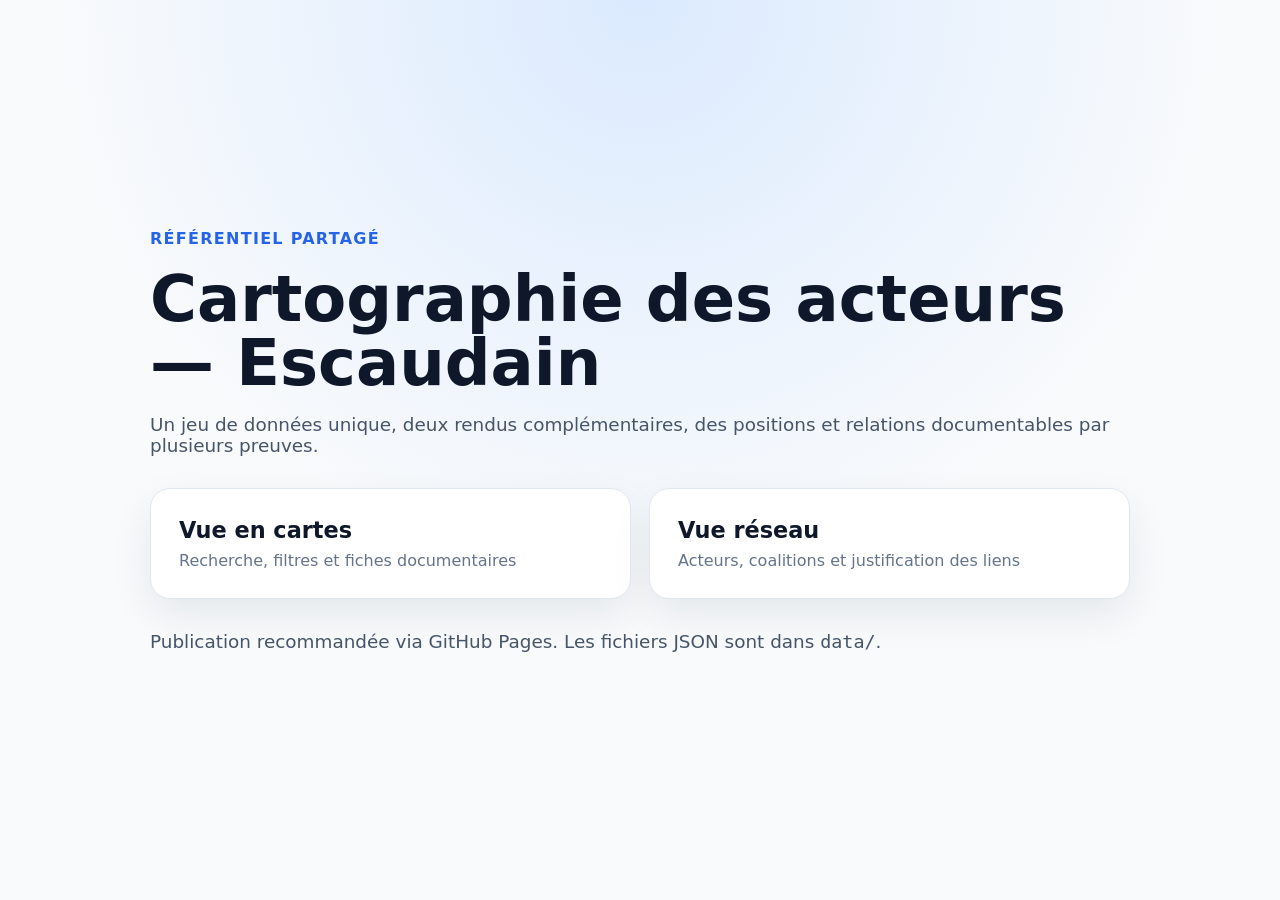
<file: index.html>
<!doctype html><html lang="fr"><head><meta charset="utf-8"><meta name="viewport" content="width=device-width,initial-scale=1"><title>Escaudain</title><link rel="stylesheet" href="assets/css/common.css"></head><body><main class="landing"><div class="hero"><span class="eyebrow">Référentiel partagé</span><h1>Cartographie des acteurs — Escaudain</h1><p>Un jeu de données unique, deux rendus complémentaires, des positions et relations documentables par plusieurs preuves.</p><div class="choices"><a class="choice" href="apps/cards/"><strong>Vue en cartes</strong><span>Recherche, filtres et fiches documentaires</span></a><a class="choice" href="apps/network/"><strong>Vue réseau</strong><span>Acteurs, coalitions et justification des liens</span></a></div><p class="notice">Publication recommandée via GitHub Pages. Les fichiers JSON sont dans <code>data/</code>.</p></div></main></body></html>
</file>
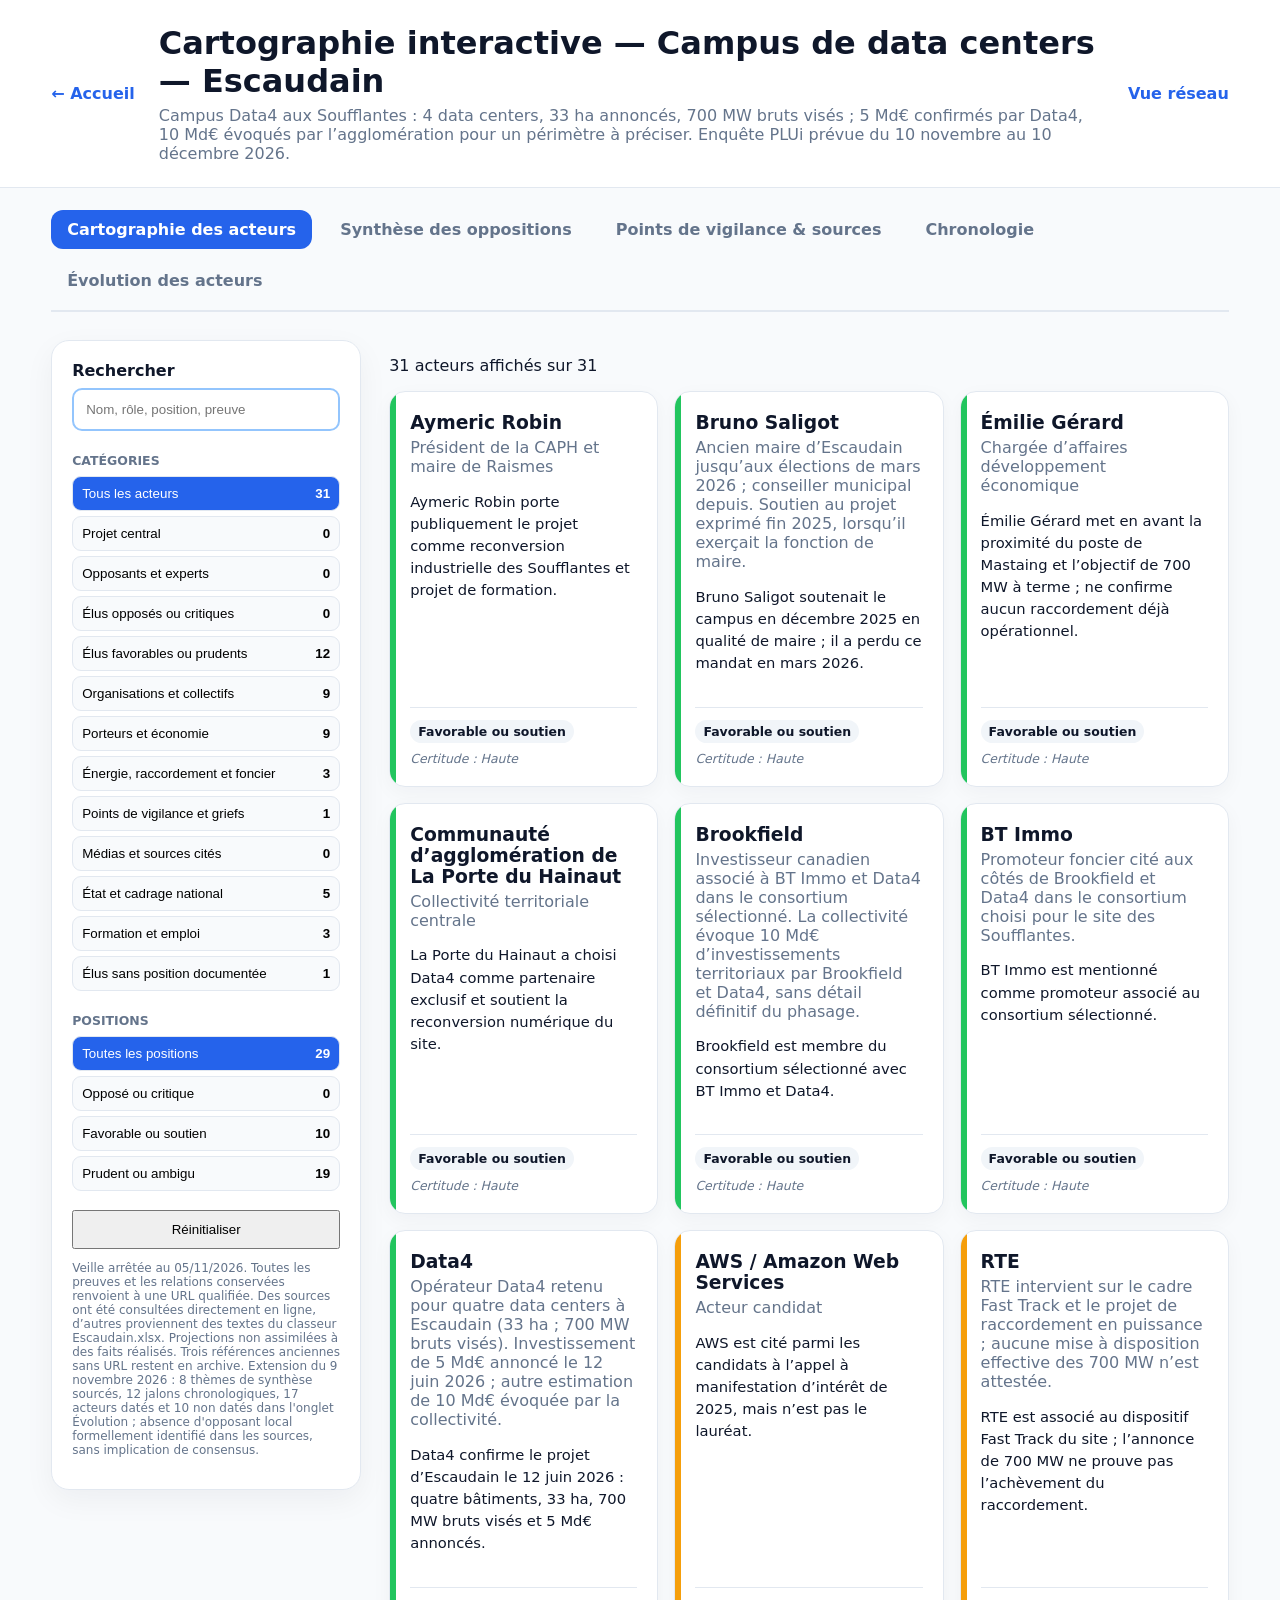
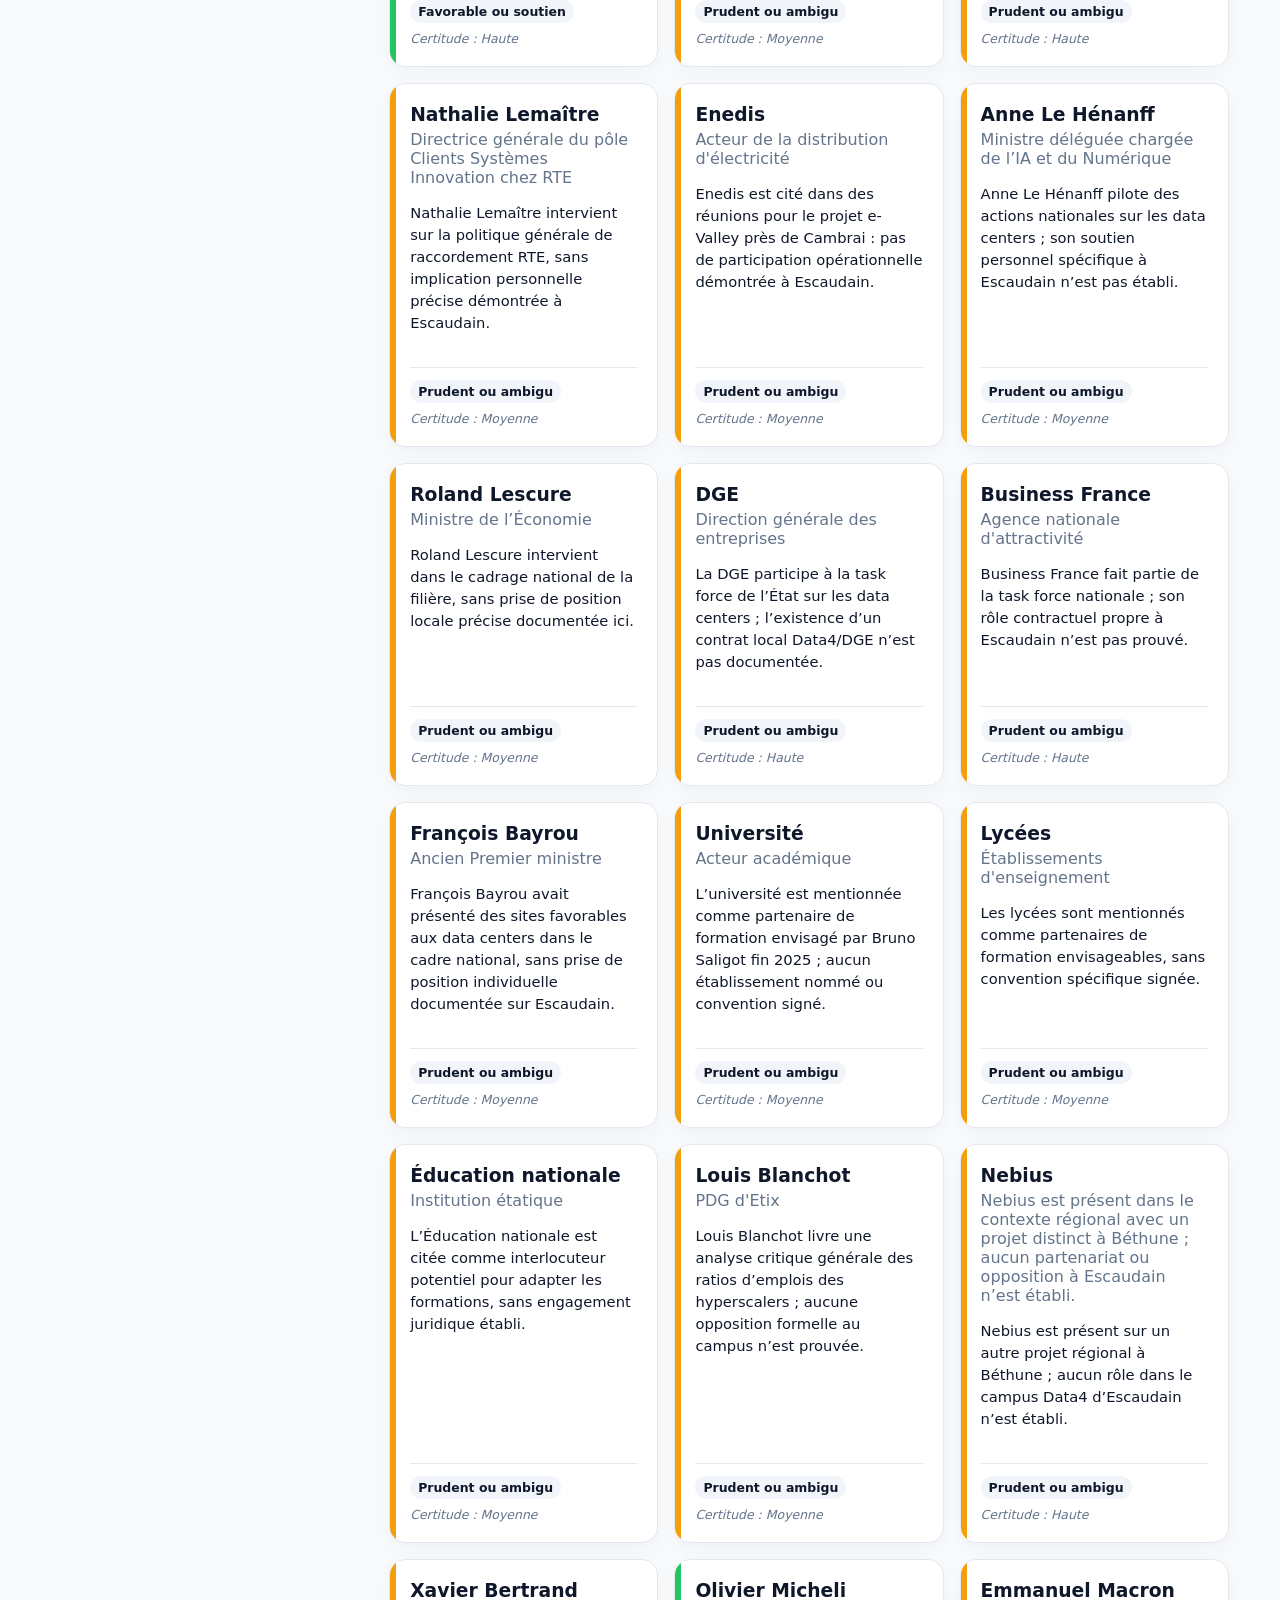
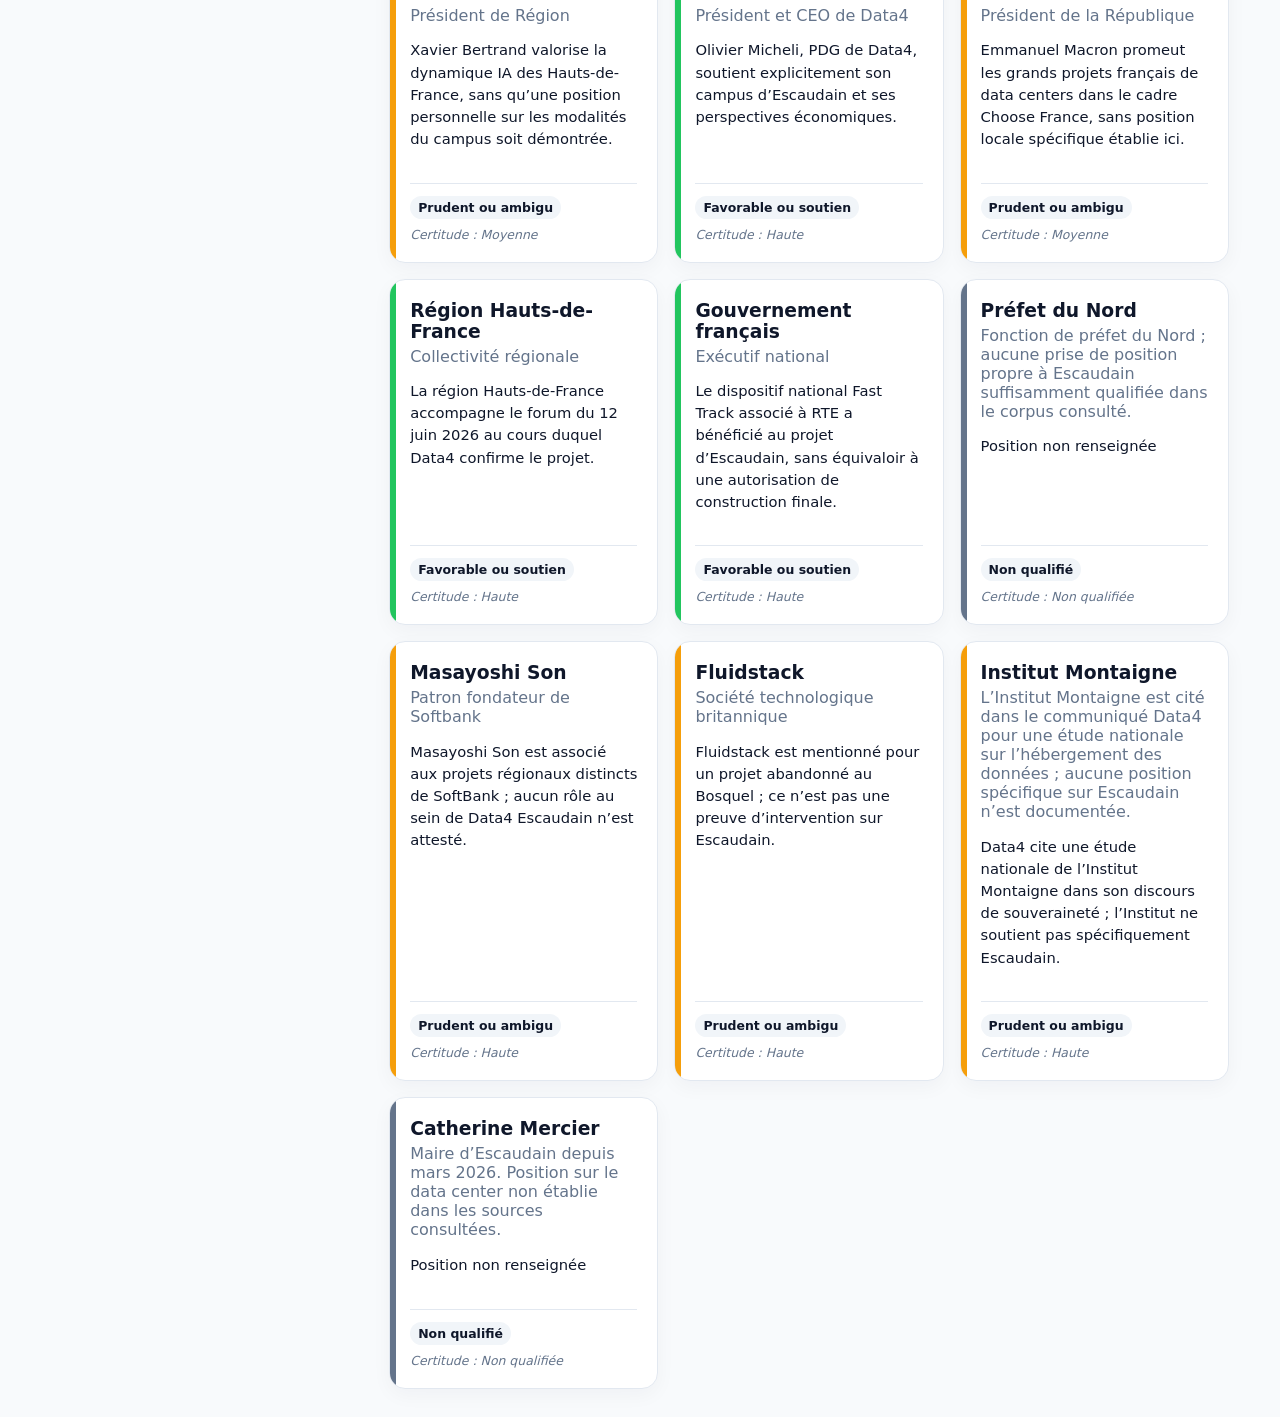
<file: apps/cards/index.html>
<!doctype html><html lang="fr"><head><meta charset="utf-8"><meta name="viewport" content="width=device-width,initial-scale=1"><title>Vue en cartes — Escaudain</title><link rel="stylesheet" href="../../assets/css/cards.css?v=20261109"><link rel="stylesheet" href="../../assets/css/evolution.css?v=20261109"></head><body><header><a href="../../">← Accueil</a><div><h1 id="title"></h1><p id="subtitle"></p></div><a class="switch" href="../network/">Vue réseau</a></header><nav class="tabs" aria-label="Navigation de la cartographie"><button class="tab active" data-tab="carto" aria-selected="true">Cartographie des acteurs</button><button class="tab" data-tab="griefs" aria-selected="false">Synthèse des oppositions</button><button class="tab" data-tab="watch" aria-selected="false">Points de vigilance &amp; sources</button><button class="tab" data-tab="timeline" aria-selected="false">Chronologie</button><button class="tab" data-tab="evolution" aria-selected="false">Évolution des acteurs</button></nav><section class="tab-pane active" id="tab-carto"><main class="layout"><aside><label>Rechercher<input id="search" type="search" placeholder="Nom, rôle, position, preuve"></label><section><h2>Catégories</h2><div id="categories"></div></section><section><h2>Positions</h2><div id="stances"></div></section><button id="reset">Réinitialiser</button><p class="data-notice" id="notice"></p></aside><section><p id="count"></p><div id="grid" class="grid"></div></section></main></section><section class="tab-pane" id="tab-griefs"><main class="summary-wrap"><article class="listCard" id="opposition-intro"></article><div id="griefGrid" class="griefGrid"></div></main></section><section class="tab-pane" id="tab-watch"><main class="summary-wrap"><article class="listCard"><h2>🔍 Points de vigilance majeurs</h2><ul id="vigilance"></ul></article><article class="listCard"><h2>📰 Médias et sources répertoriés</h2><ul id="sources"></ul></article></main></section><section class="tab-pane" id="tab-timeline"><main class="summary-wrap"><div class="chrono-header"><h2>Chronologie documentée du campus Data4</h2><p>Faits, décisions et prochaines échéances — projections séparées des événements réalisés.</p></div><div id="timelineGrid" class="griefGrid"></div><article class="listCard"><h2>Repères techniques et état d’avancement</h2><div id="factGrid" class="griefGrid"></div></article></main></section><section class="tab-pane" id="tab-evolution"><main class="summary-wrap"><div id="evolution-root"></div></main></section><dialog id="dialog"><button class="close" aria-label="Fermer">×</button><div id="detail"></div></dialog><script type="module" src="../../assets/js/cards.js?v=20261109"></script></body></html>
</file>
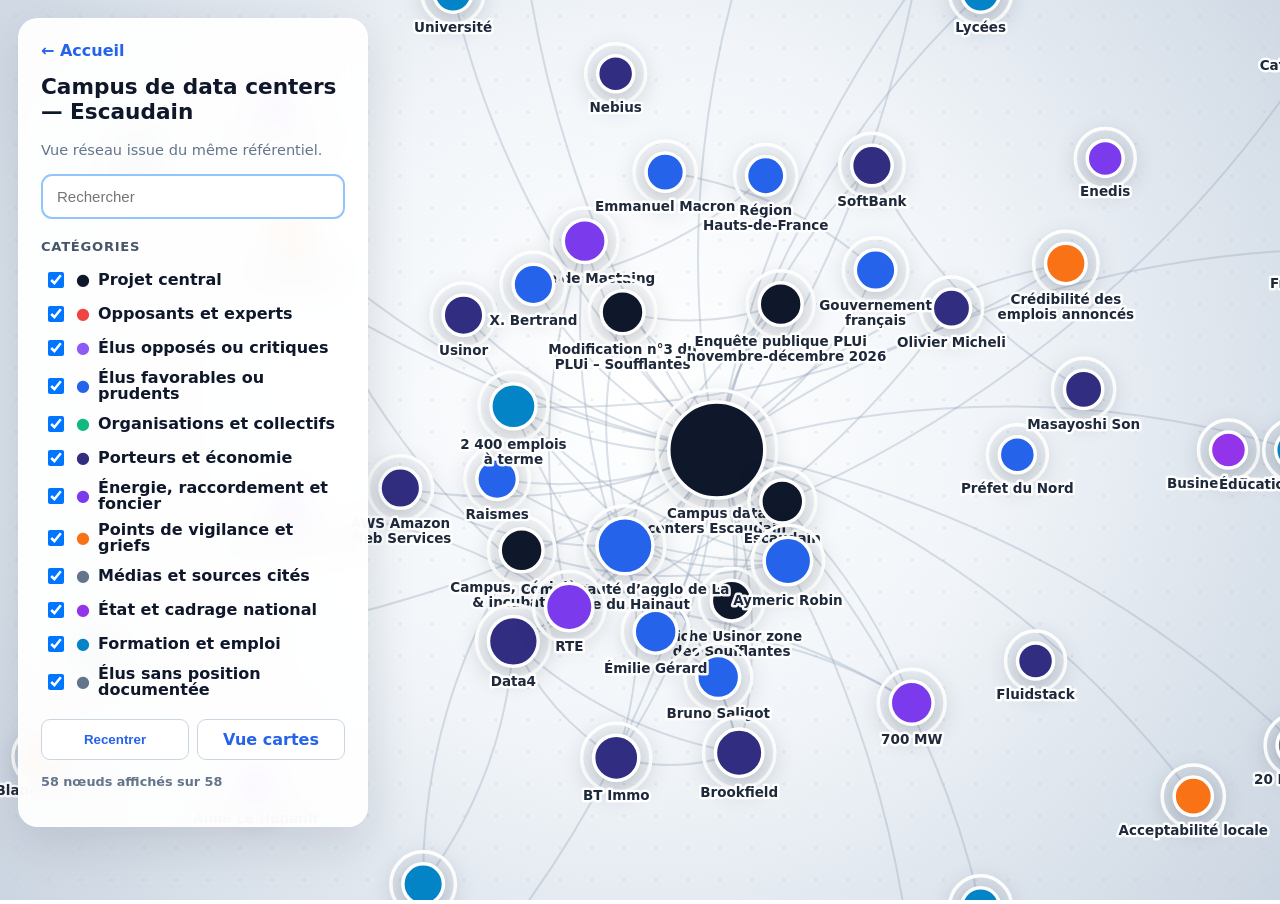
<file: apps/network/index.html>
<!doctype html><html lang="fr"><head><meta charset="utf-8"><meta name="viewport" content="width=device-width,initial-scale=1"><title>Vue réseau — Escaudain</title><link rel="stylesheet" href="../../assets/css/network.css"></head><body><div id="app"><svg id="svg"></svg><aside class="left"><a href="../../">← Accueil</a><h1>Campus de data centers — Escaudain</h1><p>Vue réseau issue du même référentiel.</p><input id="search" type="search" placeholder="Rechercher"><h2>Catégories</h2><div id="filters"></div><div class="buttons"><button id="center">Recentrer</button><a href="../cards/">Vue cartes</a></div><p id="count"></p></aside><aside id="panel" class="right"><button id="close">×</button><div id="details"></div></aside><div id="tip"></div></div><script type="module" src="../../assets/js/network.js"></script></body></html>
</file>
<file: assets/css/common.css>
*{box-sizing:border-box}body{margin:0;font-family:Inter,system-ui,-apple-system,"Segoe UI",sans-serif;background:#f8fafc;color:#0f172a}a{color:inherit}.landing{min-height:100vh;display:grid;place-items:center;padding:32px;background:radial-gradient(circle at top,#dbeafe,#f8fafc 52%)}.hero{max-width:980px}.eyebrow{color:#2563eb;font-weight:800;text-transform:uppercase;letter-spacing:.08em}.hero h1{font-size:clamp(2.2rem,5vw,4.6rem);line-height:1;margin:.3em 0}.hero p{font-size:1.15rem;color:#475569}.choices{display:grid;grid-template-columns:repeat(2,minmax(0,1fr));gap:18px;margin:32px 0}.choice{display:flex;flex-direction:column;gap:8px;text-decoration:none;background:white;padding:28px;border-radius:20px;border:1px solid #e2e8f0;box-shadow:0 16px 40px rgba(15,23,42,.08);transition:.2s}.choice:hover{transform:translateY(-4px);border-color:#60a5fa}.choice strong{font-size:1.4rem}.choice span,.notice{color:#64748b}@media(max-width:700px){.choices{grid-template-columns:1fr}}
</file>
<file: assets/css/cards.css>
:root{--blue:#2563eb;--border:#e2e8f0}*{box-sizing:border-box}body{margin:0;font-family:Inter,system-ui,sans-serif;background:#f8fafc;color:#0f172a}header{display:flex;align-items:center;gap:24px;padding:24px 4vw;background:white;border-bottom:1px solid var(--border)}header div{flex:1}header h1{margin:0 0 6px}header p{margin:0;color:#64748b}.switch,header>a{color:var(--blue);font-weight:700;text-decoration:none}.layout{display:grid;grid-template-columns:310px 1fr;gap:28px;padding:28px 4vw}aside{position:sticky;top:18px;align-self:start;background:white;border:1px solid var(--border);border-radius:18px;padding:20px;box-shadow:0 10px 30px #0f172a0d}label{font-weight:800}input{width:100%;margin-top:8px;padding:12px;border:2px solid #93c5fd;border-radius:10px}aside h2{font-size:.78rem;text-transform:uppercase;color:#64748b;margin:22px 0 8px}.filter{width:100%;display:flex;justify-content:space-between;margin:5px 0;padding:9px;border:1px solid var(--border);background:#f8fafc;border-radius:9px;cursor:pointer}.filter.active{background:var(--blue);color:white}#reset{width:100%;padding:10px;margin-top:14px}.data-notice{font-size:.75rem;color:#64748b}.grid{display:grid;grid-template-columns:repeat(auto-fill,minmax(245px,1fr));gap:16px}.card{position:relative;display:flex;flex-direction:column;background:white;border:1px solid var(--border);border-radius:16px;padding:20px;min-height:260px;box-shadow:0 6px 20px #0f172a0a;cursor:pointer;overflow:hidden;transition:transform .2s,box-shadow .2s}.card:before{content:"";position:absolute;inset:0 auto 0 0;width:6px;background:var(--stance)}.card:hover{transform:translateY(-3px);box-shadow:0 12px 30px #0f172a14}.card h3{margin:0 0 5px}.role,.muted{color:#64748b}.position{font-size:.92rem;line-height:1.5;flex:1}.footer{display:flex;flex-direction:column;align-items:flex-start;gap:8px;margin-top:18px;padding-top:12px;border-top:1px solid var(--border);font-size:.78rem}.badge{display:inline-flex;padding:4px 8px;border-radius:999px;background:#f1f5f9;font-weight:800}.footer span:last-child{display:block;color:#64748b;font-style:italic}dialog{width:min(760px,calc(100% - 28px));border:0;border-radius:20px;padding:28px;box-shadow:0 30px 80px #0f172a55}dialog::backdrop{background:#0f172a99}.close{float:right;border:0;background:#e2e8f0;border-radius:50%;width:34px;height:34px}.proof{padding:12px;margin:10px 0;background:#f8fafc;border-left:4px solid var(--blue);border-radius:8px}.relation{padding:12px;border:1px solid var(--border);border-radius:10px;margin:8px 0}.relation button{border:0;background:none;color:var(--blue);font-weight:800;cursor:pointer}@media(max-width:850px){.layout{grid-template-columns:1fr}aside{position:static}header{align-items:flex-start;flex-wrap:wrap}}

/* Extension strictement limitée aux deux onglets de synthèse. */
.tabs{display:flex;gap:12px;flex-wrap:wrap;margin:22px 4vw 0;padding-bottom:10px;border-bottom:2px solid var(--border)}
.tab{font:inherit;font-weight:650;border:0;border-radius:12px;background:transparent;color:#64748b;padding:10px 16px;cursor:pointer}
.tab:hover{background:#e2e8f0;color:#0f172a}
.tab.active{background:#2563eb;color:white}
.tab-pane{display:none}.tab-pane.active{display:block}
.summary-wrap{padding:28px 4vw;max-width:1560px;margin:auto}
.griefGrid{display:grid;grid-template-columns:repeat(auto-fill,minmax(365px,1fr));gap:20px}
.griefCard,.listCard{border:1px solid var(--border);border-radius:16px;padding:24px;background:white;box-shadow:0 6px 20px #0f172a0a;line-height:1.55}
.griefCard h2,.listCard h2{font-size:1.15rem;margin:0 0 12px}
.griefCard p{margin:0}.listCard{margin-bottom:20px}.listCard li{margin-bottom:12px}
@media(max-width:700px){.griefGrid{grid-template-columns:1fr}.tabs{gap:6px}.tab{flex:1 1 100%;text-align:left}}

/* Escaudain : synthèse sourcée et chronologie. */
.synth-ref{margin-top:13px;font-size:.82rem;line-height:1.6;color:#475569}
.synth-ref a,.synth-proof a{color:#2563eb;text-decoration:underline;text-underline-offset:2px}
.synth-qualification{margin-top:12px!important;color:#475569;font-size:.88rem;line-height:1.45}
.synth-proofs{margin-top:14px;padding:10px 12px;border:1px solid #cbd5e1;border-radius:10px}
.synth-proofs summary{cursor:pointer;font-weight:700;color:#334155;font-size:.86rem}
.synth-proof{padding:10px 0;border-top:1px solid #e2e8f0;font-size:.85rem;color:#475569}
.synth-proof:first-of-type{margin-top:8px}
.chrono-header{margin-bottom:22px}.chrono-header h2{font-size:1.5rem;margin:0 0 6px}.chrono-header p{color:#64748b;margin:0}
.chrono-card{overflow-wrap:anywhere}.chrono-future{border-style:dashed}
.chrono-date{display:block;color:#1d4ed8;font-weight:800;font-size:.84rem;margin-bottom:9px}
#tab-timeline .listCard{margin-top:22px}#tab-timeline #factGrid .griefCard{min-height:0}
#tab-evolution .summary-wrap{max-width:1600px}
</file>
<file: assets/css/evolution.css>
/* Styles isolés de l'onglet Évolution */
.evolution-app { display: grid; gap: 22px; }
.evolution-top { display: flex; align-items: center; justify-content: space-between; gap: 20px; flex-wrap: wrap; }
.evolution-top h2 { margin: 0 0 4px; font-size: 1.55rem; }
.evolution-top p { margin: 0; color: var(--muted, #64748b); }
.evolution-modes { display: flex; gap: 5px; padding: 5px; border-radius: 12px; background: #e2e8f0; }
.evolution-modes button { border: 0; padding: 10px 16px; border-radius: 9px; cursor: pointer; background: transparent; color: #475569; font-weight: 700; }
.evolution-modes button.is-active { background: #fff; color: #1d4ed8; box-shadow: 0 2px 5px #0f172a16; }
.evolution-metrics { display: grid; grid-template-columns: repeat(3, minmax(0, 1fr)); gap: 12px; }
.evolution-metric, .evolution-panel { background: #fff; border: 1px solid var(--border, #e2e8f0); border-radius: 12px; box-shadow: var(--shadow, 0 3px 8px #0f172a0a); }
.evolution-metric { padding: 18px; display: grid; gap: 5px; }
.evolution-metric span { font-size: .85rem; color: var(--muted, #64748b); }
.evolution-metric strong { font-size: 2rem; font-variant-numeric: tabular-nums; }
.evolution-panel { padding: 24px; min-width: 0; }
.evolution-section-title { display: flex; justify-content: space-between; align-items: center; gap: 18px; flex-wrap: wrap; margin-bottom: 18px; }
.evolution-section-title h3 { margin: 0; font-size: 1.1rem; }
.evolution-section-title label { display: flex; align-items: center; gap: 8px; color: #475569; font-size: .85rem; font-weight: 600; }
.evolution-section-title select, .evolution-section-title input { padding: 9px 12px; border: 1px solid #cbd5e1; border-radius: 9px; background: #fff; color: #0f172a; font: inherit; min-width: 160px; }
.evolution-chart { width: 100%; overflow-x: auto; }
.evolution-chart svg { display: block; height: auto; max-height: 400px; }
.evolution-legend { display: flex; flex-wrap: wrap; gap: 9px; margin-top: 16px; }
.evolution-legend-button { display: inline-flex; align-items: center; gap: 7px; border: 1px solid #cbd5e1; border-radius: 999px; padding: 6px 10px; background: #fff; color: #64748b; font-size: .82rem; cursor: pointer; opacity: .5; }
.evolution-legend-button.is-on { opacity: 1; color: #0f172a; }
.evolution-swatch { display: inline-block; flex-shrink: 0; width: 12px; height: 12px; border-radius: 3px; }
.evolution-hint { font-size: .83rem; color: var(--muted, #64748b); }
.evolution-roster { display: grid; gap: 9px; }
.evolution-person { display: flex; align-items: flex-start; gap: 12px; padding: 12px; border-radius: 9px; border: 1px solid #e2e8f0; }
.evolution-person .evolution-swatch { margin-top: 5px; }
.evolution-person strong { display: block; font-size: .92rem; }
.evolution-person small { display: block; color: #64748b; margin-top: 3px; line-height: 1.45; }
.evolution-warning { color: #92400e; font-size: .85rem; }
.evolution-empty h2 { margin-top: 0; }
@media (max-width: 650px) {
  .evolution-metrics { grid-template-columns: 1fr; }
  .evolution-panel { padding: 15px; } 
  .evolution-section-title { align-items: stretch; flex-direction: column; }
  .evolution-section-title input { width: 100%; }
}

/* Ajustements Bosquel : isolation des contrôles du graphique et traçabilité. */
#tab-evolution .evolution-wrap{max-width:1400px}
#tab-evolution .evolution-method{font-size:.82rem;line-height:1.45;margin-top:8px;max-width:880px;color:#64748b}
#tab-evolution .evolution-sources a{color:#1d4ed8;text-decoration:underline;text-underline-offset:2px}
#tab-evolution .evolution-person>div{min-width:0}
#tab-evolution .evolution-section-title input{width:auto;margin-top:0;border:1px solid #cbd5e1}
#tab-evolution .evolution-section-title select{margin-top:0;width:auto}
#tab-evolution .evolution-person small{overflow-wrap:anywhere}

/* Escaudain — classification des positions et filtres de périmètre. */
#tab-evolution .evolution-scope{display:flex;gap:5px;background:#e2e8f0;padding:5px;border-radius:12px;flex-wrap:wrap}
#tab-evolution .evolution-scope button{border:0;background:transparent;border-radius:9px;cursor:pointer;padding:10px 13px;font-weight:700;color:#475569}
#tab-evolution .evolution-scope button.is-active{background:#fff;color:#1d4ed8;box-shadow:0 2px 5px #0f172a16}
#tab-evolution .evolution-top{align-items:flex-start}
#tab-evolution .evolution-method{max-width:920px;line-height:1.5;margin-top:9px;font-size:.86rem}
#tab-evolution .evolution-sources a{color:#1d4ed8;text-decoration:underline;text-underline-offset:2px}
#tab-evolution .evolution-person small{overflow-wrap:anywhere}
#tab-evolution .evolution-section-title input,#tab-evolution .evolution-section-title select{width:auto;margin-top:0}
@media (max-width:900px){#tab-evolution .evolution-scope,#tab-evolution .evolution-modes{width:100%;justify-content:flex-start;flex-wrap:wrap}}
</file>
<file: assets/css/network.css>
*{box-sizing:border-box}body{margin:0;font-family:Inter,system-ui,-apple-system,"Segoe UI",sans-serif;overflow:hidden;color:#0f172a}#app{width:100vw;height:100vh;background:radial-gradient(circle at 50% 44%,#fff 0,#f1f5f9 44%,#cbd5e1 100%);position:relative}#app:before{content:"";position:absolute;inset:0;background-image:radial-gradient(#94a3b8 1px,transparent 1px);background-size:32px 32px;opacity:.22;pointer-events:none}svg{position:relative;width:100%;height:100%;cursor:grab}.left,.right{position:absolute;top:18px;background:#fffffff0;backdrop-filter:blur(16px);border:1px solid #ffffffcc;border-radius:20px;box-shadow:0 16px 50px #0f172a22;padding:22px;z-index:5}.left{left:18px;width:350px;max-height:calc(100vh - 36px);overflow:auto}.right{right:18px;width:430px;max-height:calc(100vh - 36px);overflow:auto;transform:translateX(120%);opacity:0;pointer-events:none;transition:transform .3s,opacity .3s}.right.active{transform:none;opacity:1;pointer-events:auto}.left>a{color:#2563eb;font-weight:750;text-decoration:none}.left h1{font-size:1.35rem;margin:14px 0 4px}.left>p{color:#64748b;font-size:.91rem;line-height:1.45}.left input{width:100%;padding:12px 14px;border:2px solid #93c5fd;border-radius:11px;font-size:.94rem}.left h2{font-size:.82rem;text-transform:uppercase;letter-spacing:.055em;color:#475569;margin:20px 0 9px}.check{display:grid;grid-template-columns:20px 14px minmax(0,1fr);align-items:center;column-gap:8px;min-height:34px;padding:5px 7px;border-radius:8px;font-size:.94rem;font-weight:600;line-height:1.25}.check:hover{background:#f1f5f9}.check input{width:16px;height:16px;margin:0}.check span{font-size:1rem;line-height:1}.buttons{display:flex;gap:8px;margin-top:16px}.buttons button,.buttons a{flex:1;padding:10px;text-align:center;border:1px solid #cbd5e1;border-radius:9px;background:white;text-decoration:none;color:#2563eb;font-weight:750}.right>button{float:right;border:0;border-radius:50%;width:34px;height:34px;font-size:1.1rem}.node{cursor:pointer;transition:opacity .22s}.node circle{stroke:#fff;stroke-width:3.5;filter:drop-shadow(0 5px 9px #0f172a3b);transition:transform .22s,filter .22s,stroke .22s,stroke-width .22s}.node text{font-size:13.5px;font-weight:800;text-anchor:middle;paint-order:stroke fill;stroke:#fffffff2;stroke-width:5px;stroke-linejoin:round;fill:#1e293b;pointer-events:none;transition:font-size .22s,opacity .22s}.node:hover circle,.node.active circle{transform:scale(1.2);stroke:#0f172a;stroke-width:4.5;filter:drop-shadow(0 8px 15px #0f172a55)}.node:hover text,.node.active text{font-size:15px}.node.dimmed{opacity:.12}.link{fill:none;stroke:#94a3b8;stroke-opacity:.34;stroke-width:2;cursor:pointer;transition:stroke .2s,stroke-opacity .2s,stroke-width .2s}.link:hover,.link.active{stroke:#2563eb;stroke-opacity:.95;stroke-width:4}.link.dimmed{stroke-opacity:.035}.hidden{display:none}.proof,.relationBox{padding:12px;margin:9px 0;background:#f8fafc;border-radius:9px;border-left:4px solid #2563eb;line-height:1.45}.right a{color:#2563eb}#tip{position:absolute;display:none;z-index:20;max-width:330px;background:#0f172af2;color:white;padding:10px 13px;border-radius:10px;font-size:.84rem;line-height:1.35;pointer-events:none;box-shadow:0 12px 30px #0f172a55}#tip strong{display:block;font-size:.92rem;margin-bottom:3px}#tip small{color:#cbd5e1}#count{font-size:.8rem;font-weight:700;color:#64748b}@media(max-width:780px){.left{width:calc(100% - 36px);max-height:40vh;top:auto;bottom:18px}.right{width:calc(100% - 36px);max-height:56vh}.node text{font-size:12px}}
</file>
